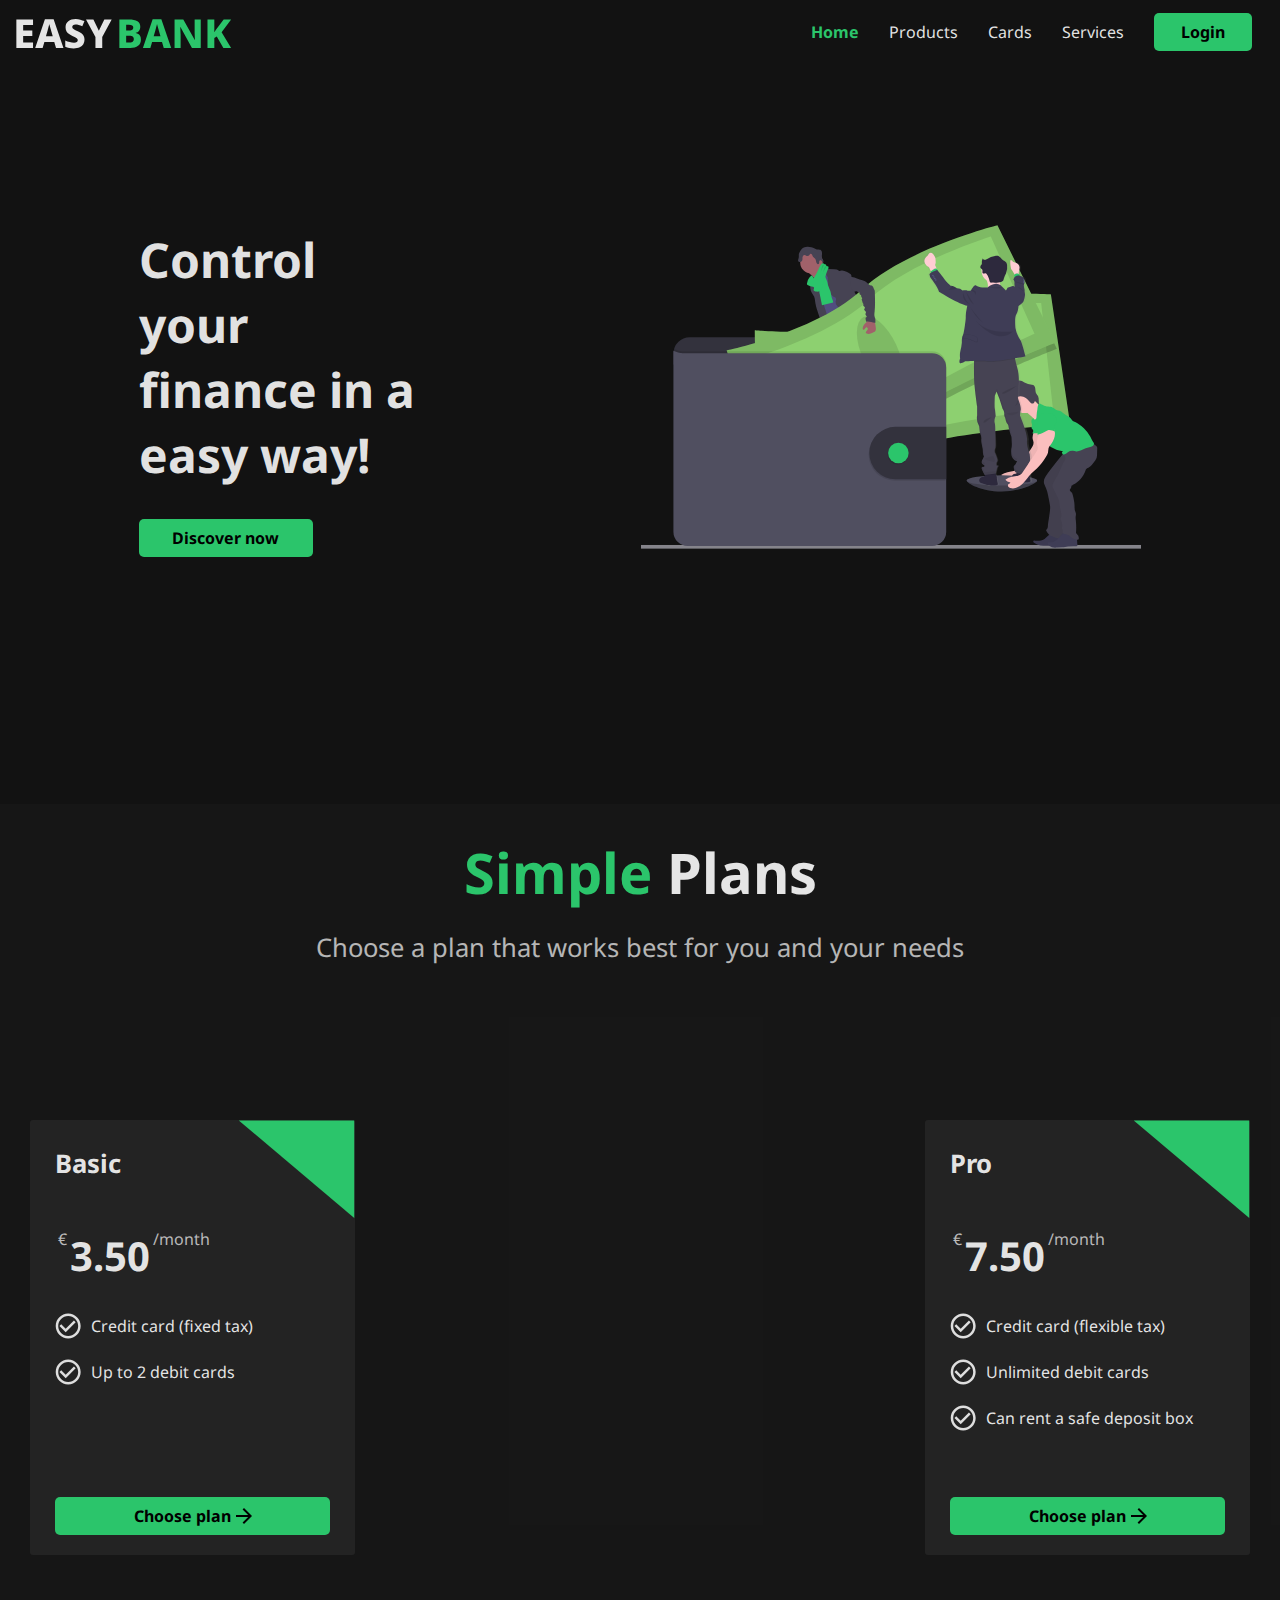
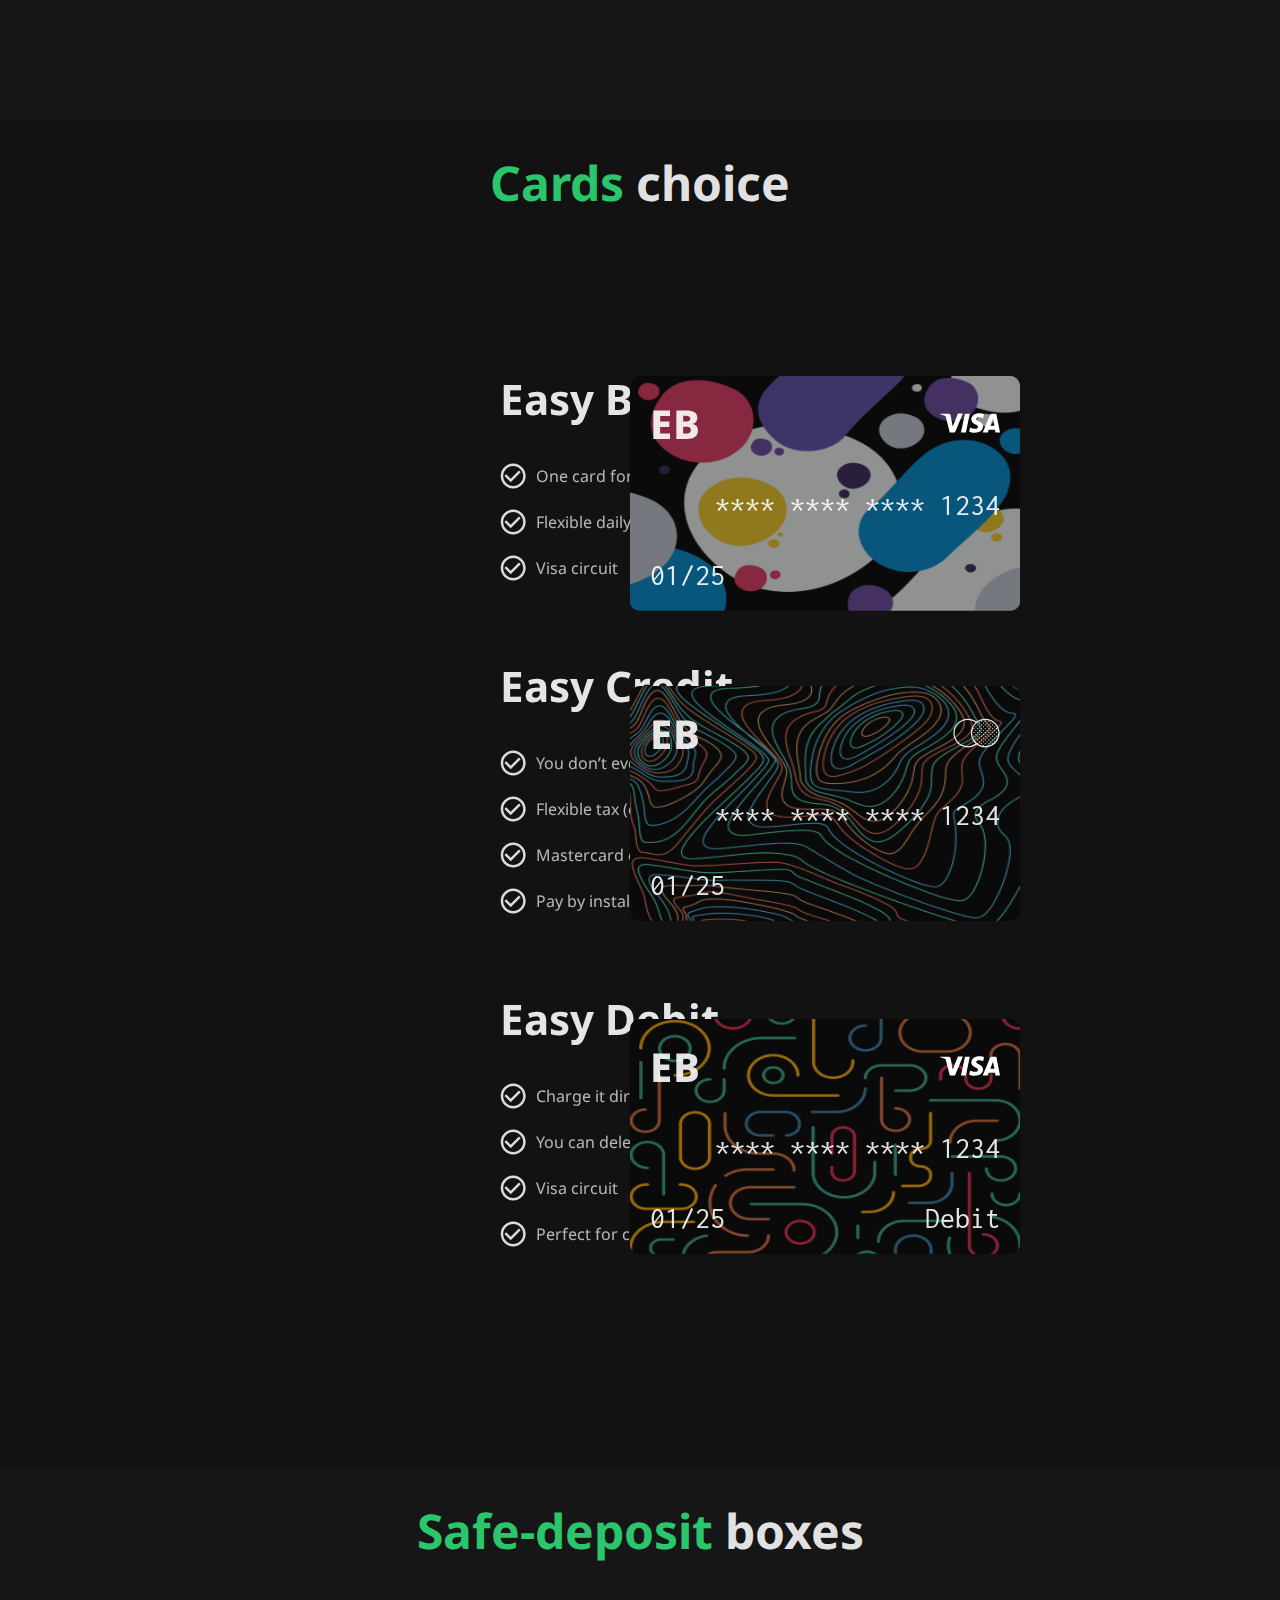
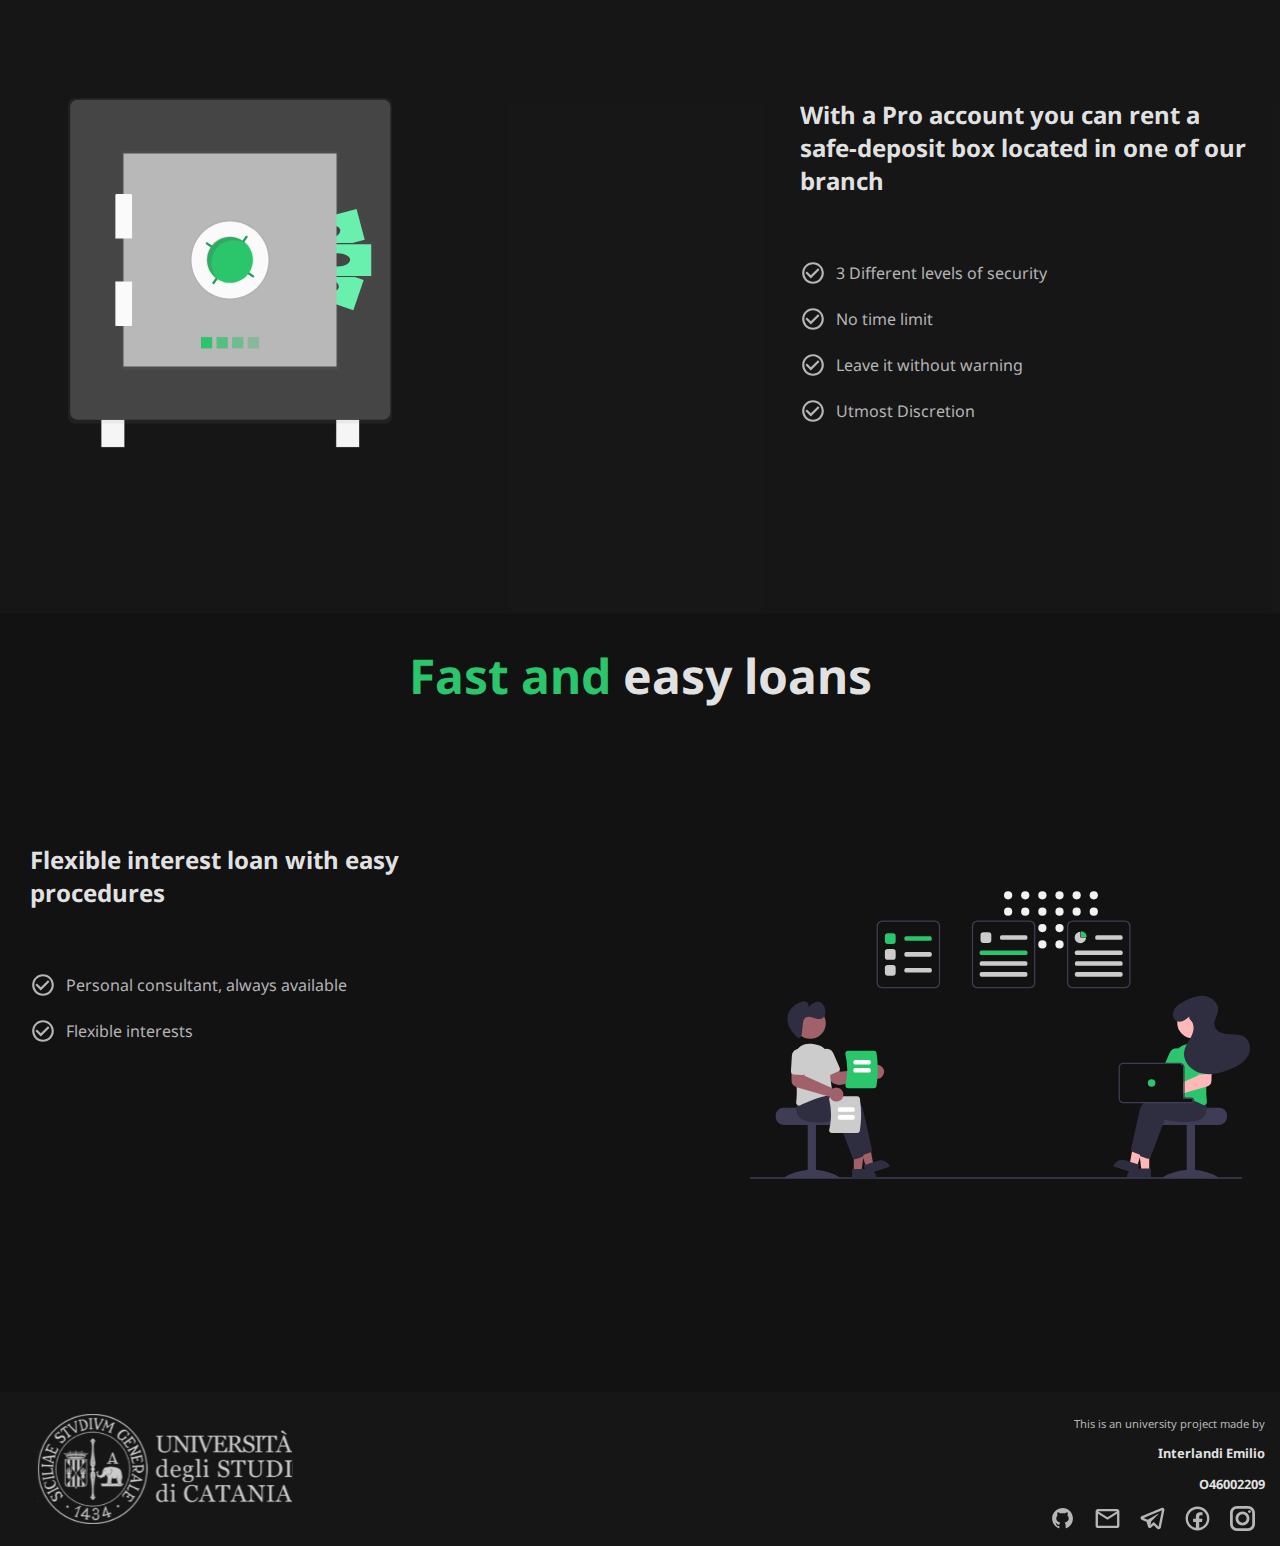
<file: index.html>
<html>

<head>
    <title>Easy Bank</title>
    <link rel="stylesheet" href="css/homePage.css">
    <link rel="stylesheet" href="css/index_animations.css">
    <meta name="viewport" content="width=device-width, initial-scale = 1.0, maximum-scale=1.0, user-scalable=no" />
    <link rel="apple-touch-icon" sizes="57x57" href="images/favicon//apple-icon-57x57.png">
    <link rel="apple-touch-icon" sizes="60x60" href="images/favicon//apple-icon-60x60.png">
    <link rel="apple-touch-icon" sizes="72x72" href="images/favicon//apple-icon-72x72.png">
    <link rel="apple-touch-icon" sizes="76x76" href="images/favicon//apple-icon-76x76.png">
    <link rel="apple-touch-icon" sizes="114x114" href="images/favicon//apple-icon-114x114.png">
    <link rel="apple-touch-icon" sizes="120x120" href="images/favicon//apple-icon-120x120.png">
    <link rel="apple-touch-icon" sizes="144x144" href="images/favicon//apple-icon-144x144.png">
    <link rel="apple-touch-icon" sizes="152x152" href="images/favicon//apple-icon-152x152.png">
    <link rel="apple-touch-icon" sizes="180x180" href="images/favicon//apple-icon-180x180.png">
    <link rel="icon" type="image/png" sizes="192x192" href="images/favicon//android-icon-192x192.png">
    <link rel="icon" type="image/png" sizes="32x32" href="images/favicon//favicon-32x32.png">
    <link rel="icon" type="image/png" sizes="96x96" href="images/favicon//favicon-96x96.png">
    <link rel="icon" type="image/png" sizes="16x16" href="images/favicon/favicon-16x16.png">
    <link href="https://fonts.googleapis.com/css2?family=Noto+Sans:wght@400;700&display=swap" rel="stylesheet">
    <link href="https://fonts.googleapis.com/css2?family=Inconsolata&family=Noto+Sans+KR:wght@400;500;700&display=swap" rel="stylesheet">
    <script src="js/index.js" defer></script>
</head>

<body>
    <nav>
        <img id="logo" src="images/logo.svg" alt="Website Logo">
        <img id="mobile-logo" src="images/mobile-logo.svg" alt="Website Logo">
        <div class="navigation">
            <img id="menu-button" src="images/icons/burger.svg" alt="Mobile menu icon">
            <a href="#home" data-active='true'>Home</a>
            <a href="#pricing" data-active='false'>Products</a>
            <a href="#cards" data-active='false'>Cards</a>
            <a href="#services" data-active='false'>Services</a>
            <div class="button">Login</div>
        </div>
    </nav>
    <div class="mobile-menu" data-active="false">
        <div class="mobile-menu-items">
            <a href="#home" data-active='true'>Home</a>
            <a href="#pricing" data-active='false'>Products</a>
            <a href="#cards" data-active='false'>Cards</a>
            <a href="#services" data-active='false'>Services</a>
        </div>
        <div class="button">Login</div>
    </div>
    <header id="home">
        <div class="h-container">
            <div>
                <h1>Control your finance in a easy way!</h1>
                <div id="discover" class="button">Discover now</div>
            </div>
            <img class="content-img" src="images/wallet.svg" alt="Wallet">
        </div>
    </header>

    <section class="snd-back" id="pricing">
        <div class="content">
            <div class="plans-main-text"><span class="active">Simple </span><span>Plans</span></div>
            <div class="plans-secondary-text"><span>Choose a plan that works best for you and your needs</span></div>
            <div class="container">
                <div class="plans-card">
                    <div class="card-header">
                        <p>Basic</p> <img src="images/triangle.svg" alt="Triangle">
                    </div>
                    <div class="price"><span class="tiny">€</span><span>3.50</span><span class="tiny">/month</span></div>
                    <ul>
                        <li><img src="images/icons/check.svg" alt="Check">Credit card (fixed tax)</li>
                        <li><img src="images/icons/check.svg" alt="Check">Up to 2 debit cards</li>
                    </ul>
                    <div class="button">Choose plan <img src="images/icons/arrow.svg" alt="Arrow"></div>
                </div>
                <div class="plans-card">
                    <div class="card-header">
                        <p>Pro</p> <img src="images/triangle.svg" alt="Triangle">
                    </div>
                    <div class="price"><span class="tiny">€</span><span>7.50</span><span class="tiny">/month</span></div>
                    <ul>
                        <li><img src="images/icons/check.svg" alt="Check">Credit card (flexible tax)</li>
                        <li><img src="images/icons/check.svg" alt="Check">Unlimited debit cards</li>
                        <li><img src="images/icons/check.svg" alt="Check">Can rent a safe deposit box</li>
                    </ul>
                    <div class="button">Choose plan <img src="images/icons/arrow.svg" alt="Arrow"></div>
                </div>
            </div>
        </div>
    </section>
    <section id="cards">
        <div class="content">
            <div class="title-text">
                <span class="active">Cards</span><span> choice</span>
            </div>
            <div class="container">
                <div class="card-row">
                    <div class="cc">
                        <img class="pattern" src="images/pattern1.png" alt="Pattern">
                        <div class="overlay"></div>
                        <div class="row">
                            <img src="images/icons/logo_card.svg" alt="Bank logo">
                            <img src="images/icons/visa.svg" alt="Bank logo">
                        </div>
                        <div class="row number">
                            <span>**** **** **** 1234</span>
                        </div>
                        <div class="row">
                            <span>01/25</span>
                        </div>
                    </div>
                    <div class="text-container">
                        <h1>Easy Bancomat</h1>
                        <ul>
                            <li><img src="images/icons/check.svg" alt="Check">One card for every account owner</li>
                            <li><img src="images/icons/check.svg" alt="Check">Flexible daily and monthly spending amount</li>
                            <li><img src="images/icons/check.svg" alt="Check">Visa circuit</li>
                        </ul>
                    </div>
                </div>
                <div class="card-row">
                    <div class="cc">
                        <img class="pattern" src="images/pattern2.png" alt="Pattern">
                        <div class="overlay"></div>
                        <div class="row">
                            <img src="images/icons/logo_card.svg" alt="Bank logo">
                            <img src="images/icons/mastercard.svg" alt="Bank logo">
                        </div>
                        <div class="row number">
                            <span>**** **** **** 1234</span>
                        </div>
                        <div class="row">
                            <span>01/25</span>
                        </div>
                    </div>
                    <div class="text-container">
                        <h1>Easy Credit</h1>
                        <ul>
                            <li><img src="images/icons/check.svg" alt="Check">You don’t ever have to worry for a payment</li>
                            <li><img src="images/icons/check.svg" alt="Check">Flexible tax (depending on account type)</li>
                            <li><img src="images/icons/check.svg" alt="Check">Mastercard circuit</li>
                            <li><img src="images/icons/check.svg" alt="Check">Pay by installments</li>
                        </ul>
                    </div>
                </div>
                <div class="card-row">
                    <div class="cc">
                        <img class="pattern" src="images/pattern3.png" alt="Pattern">
                        <div class="overlay"></div>
                        <div class="row">
                            <img src="images/icons/logo_card.svg" alt="Bank logo">
                            <img src="images/icons/visa.svg" alt="Bank logo">
                        </div>
                        <div class="row number">
                            <span>**** **** **** 1234</span>
                        </div>
                        <div class="row">
                            <span>01/25</span>
                            <span>Debit</span>
                        </div>
                    </div>
                    <div class="text-container">
                        <h1>Easy Debit</h1>
                        <ul>
                            <li><img src="images/icons/check.svg" alt="Check">Charge it directly from your account</li>
                            <li><img src="images/icons/check.svg" alt="Check">You can delete it whenever you want</li>
                            <li><img src="images/icons/check.svg" alt="Check">Visa circuit</li>
                            <li><img src="images/icons/check.svg" alt="Check">Perfect for children</li>
                        </ul>
                    </div>
                </div>
            </div>
        </div>
    </section>

    <section class="snd-back" id="services">
        <div class="content">
            <div class="title-text">
                <span class="active">Safe-deposit</span><span> boxes</span>
            </div>
            <div class="container">
                <img id="vault" class="content-img" src="images/undraw_vault_9cmw.svg" alt="Vault image">
                <div>
                    <h1>With a Pro account you can rent a safe-deposit box located in one of our branch</h1>
                    <ul class="content-list">
                        <li><img src="images/icons/check-s.svg" alt="Check">3 Different levels of security</li>
                        <li><img src="images/icons/check-s.svg" alt="Check">No time limit</li>
                        <li><img src="images/icons/check-s.svg" alt="Check">Leave it without warning</li>
                        <li><img src="images/icons/check-s.svg" alt="Check">Utmost Discretion </li>
                    </ul>
                </div>
            </div>
        </div>
    </section>
    <section>
        <div class="content">
            <div class="title-text">
                <span class="active">Fast and</span><span> easy loans</span>
            </div>
            <div class="container">
                <div>
                    <h1>Flexible interest loan with easy procedures</h1>
                    <ul class="content-list">
                        <li><img src="images/icons/check-s.svg" alt="Check">Personal consultant, always available </li>
                        <li><img src="images/icons/check-s.svg" alt="Check">Flexible interests</li>
                    </ul>
                </div>
                <img class="content-img" src="images/undraw_Meeting_re_i53h.svg" alt="Meeting image">
            </div>
        </div>
    </section>

    <footer id="about">
        <div>
            <a href="https://www.unict.it/"><img src="images/uniLogo.svg" alt="University Logo"></a>
        </div>
        <div class="footer-text">
            <h2>This is an university project made by</h2>
            <h3>Interlandi Emilio</h3>
            <h3>O46002209</h3>
            <div class="footer-icons">
                <a href="https://github.com/Dasdar990"><img src="images/icons/github.svg" alt="Github Icon"></a>
                <a href="mailto:emilio.interlandi@gmail.com"><img src="images/icons/mail.svg" alt="Mail Icon"></a>
                <a href="https://t.me/taf991"><img src="images/icons/telegram.svg" alt="Telegram Icon"></a>
                <a href="https://www.facebook.com/emilio.interlandi"><img src="images/icons/facebook.svg" alt="Facebook Icon"></a>
                <a href="https://www.instagram.com/emilioint/"><img src="images/icons/instagram.svg" alt="Instagram Icon"></a>
            </div>
        </div>
    </footer>

</body>

</html>
</file>
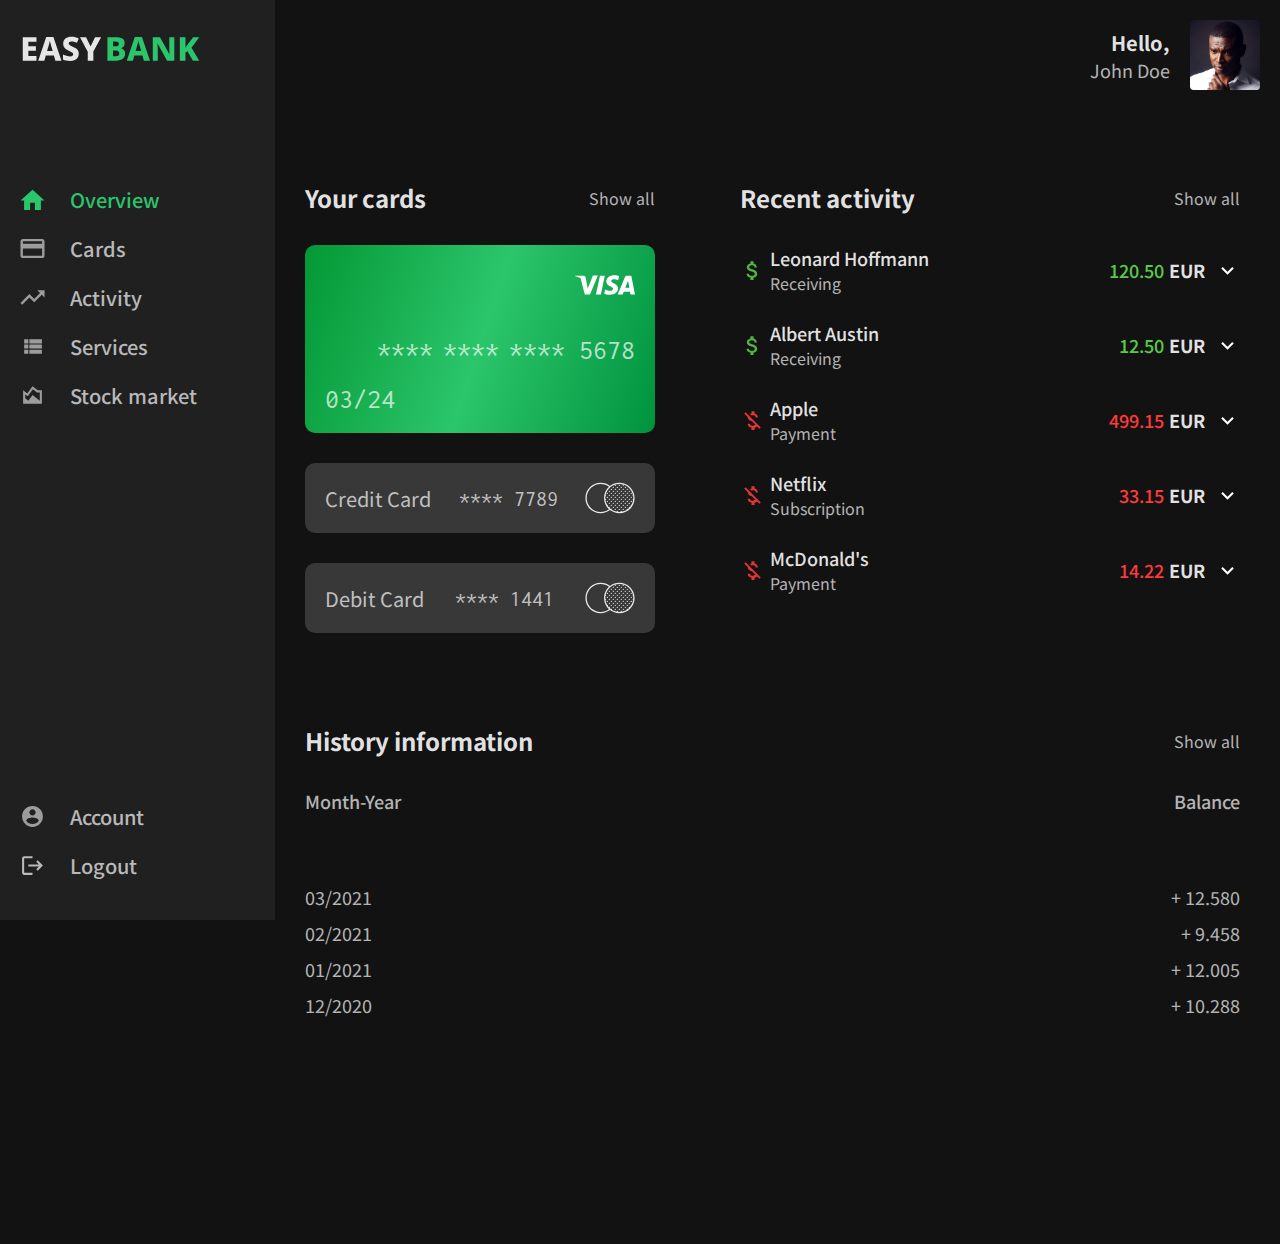
<file: dashboard.html>
<html>

<head>
    <title>EB Dashboard</title>
    <link rel="stylesheet" href="css/dashboard.css">
    <meta name="viewport" content="width=device-width, initial-scale = 1.0, maximum-scale=1.0, user-scalable=no" />
    <link href="https://fonts.googleapis.com/css2?family=Inconsolata&family=Noto+Sans+KR:wght@400;500;700&display=swap" rel="stylesheet">
    <script src="js/content.js" defer></script>
    <script src="js/templates.js" defer></script>
    <script src="js/api_script.js" defer></script>
    <script src="js/script.js" defer></script>



    <link rel="apple-touch-icon" sizes="57x57" href="images/favicon//apple-icon-57x57.png">
    <link rel="apple-touch-icon" sizes="60x60" href="images/favicon//apple-icon-60x60.png">
    <link rel="apple-touch-icon" sizes="72x72" href="images/favicon//apple-icon-72x72.png">
    <link rel="apple-touch-icon" sizes="76x76" href="images/favicon//apple-icon-76x76.png">
    <link rel="apple-touch-icon" sizes="114x114" href="images/favicon//apple-icon-114x114.png">
    <link rel="apple-touch-icon" sizes="120x120" href="images/favicon//apple-icon-120x120.png">
    <link rel="apple-touch-icon" sizes="144x144" href="images/favicon//apple-icon-144x144.png">
    <link rel="apple-touch-icon" sizes="152x152" href="images/favicon//apple-icon-152x152.png">
    <link rel="apple-touch-icon" sizes="180x180" href="images/favicon//apple-icon-180x180.png">
    <link rel="icon" type="image/png" sizes="192x192" href="images/favicon//android-icon-192x192.png">
    <link rel="icon" type="image/png" sizes="32x32" href="images/favicon//favicon-32x32.png">
    <link rel="icon" type="image/png" sizes="96x96" href="images/favicon//favicon-96x96.png">
    <link rel="icon" type="image/png" sizes="16x16" href="images/favicon/favicon-16x16.png">
    <link href="https://fonts.googleapis.com/css2?family=Noto+Sans:wght@400;700&display=swap" rel="stylesheet">
</head>

<body>
    <div class="full-size-container">
        <div class="menu">
            <img class="logo" src="images/logo.svg" alt="Logo">
            <div class="menu-items-container">
                <div data-link="Overview" data-active="true" class="menu-item">
                    <img src="images/icons/home.svg" alt="Home">
                    <span>Overview</span>
                </div>
                <div data-link="Cards" data-active="false" class="menu-item">
                    <img src="images/icons/credit_card.svg" alt="Cards">
                    <span>Cards</span>
                </div>
                <div data-link="Activity" data-active="false" class="menu-item">
                    <img src="images/icons/activity.svg" alt="Activity">
                    <span>Activity</span>
                </div>
                <div data-link="Services" data-active="false" class="menu-item">
                    <img src="images/icons/services.svg" alt="Services">
                    <span>Services</span>
                </div>
                <div data-link="Market" data-active="false" class="menu-item">
                    <img src="images/icons/market.svg" alt="Market">
                    <span>Stock market</span>
                </div>
            </div>
            <div class="menu-items-container bottom">
                <div data-link="Account" data-active="false" class="menu-item">
                    <img src="images/icons/account.svg" alt="Account">
                    <span>Account</span>
                </div>
                <div id="logout" class="menu-item">
                    <img src="images/icons/logout.svg" alt="Logout">
                    <span>Logout</span>
                </div>
            </div>
        </div>


        <header>
            <div class="top-bar">
                <div><span>Hello,</span> <span id="profile-name"></span></div>
                <img id='profile-image' alt="Profile Image">
            </div>
            <div class="mobile-top-bar">
                <img class="mobile-logo" src="images/mobile-logo.svg" alt="Logo">
                <img id="mobile-menu-burger" data-img="open" class="burger-menu" src="images/icons/burger.svg" alt="Burger Icon">
            </div>
            <div class="mobile-menu" data-active="false">
                <div class="mobile-profile-bar">
                    <div><span>Hello,</span> <span id="profile-name"></span></div>
                    <img id='profile-image' alt="Profile Image">
                </div>
                <div class="line"></div>
                <div class="mobile-menu-items-container">
                    <div class="mobile-menu-item" data-link="Overview" data-active="true">
                        <span>Overview</span>
                        <img src="images/icons/home.svg" alt="Home Icon">
                    </div>
                    <div class="mobile-menu-item" data-link="Cards" data-active="false">
                        <span>Cards</span>
                        <img src="images/icons/credit_card.svg" alt="CC Icon">
                    </div>
                    <div class="mobile-menu-item" data-link="Activity" data-active="false">
                        <span>Activity</span>
                        <img src="images/icons/activity.svg" alt="Activity Icon">
                    </div>
                    <div class="mobile-menu-item" data-link="Services" data-active="false">
                        <span>Services</span>
                        <img src="images/icons/services.svg" alt="Services Icon">
                    </div>
                    <div class="mobile-menu-item" data-link="Market" data-active="false">
                        <span>Stock market</span>
                        <img src="images/icons/market.svg" alt="Market Icon">
                    </div>
                </div>
                <div class="mobile-menu-items-container bottom">
                    <div class="mobile-menu-item" data-link="Account" data-active="false">
                        <span>Account</span>
                        <img src="images/icons/account.svg" alt="Account Icon">
                    </div>
                    <div class="mobile-menu-item" id="logout">
                        <span>Logout</span>
                        <img src="images/icons/logout.svg" alt="Logout Icon">
                    </div>
                </div>
            </div>
            <section data-opened="true" id="overview">
                <div class="half-horizontal">
                    <div class="half-vertical">
                        <div class="title">
                            <h1>Your cards</h1>
                            <h3 data-link="Cards">Show all</h3>
                        </div>
                        <div class="cards-container">
                        </div>
                    </div>
                    <div class="half-vertical">
                        <div class="title">
                            <h1>Recent activity</h1>
                            <h3 data-link="Activity">Show all</h3>
                        </div>
                        <div class="activity-container">
                        </div>
                    </div>
                </div>
                <div class="half-horizontal">
                    <div class="full-container">
                        <div class="title">
                            <h1>History information</h1>
                            <h3 data-link="Activity">Show all</h3>
                        </div>
                        <div class="title">
                            <h4>Month-Year</h4>
                            <h4>Balance</h4>
                        </div>
                        <div class="info-container">
                        </div>
                    </div>
                </div>
            </section>
            <section data-opened="false" id="cards" class="two-columns">
                <div class="half-vertical">
                    <div class="title">
                        <h1>My Cards</h1>
                        <img src="images/icons/add.svg" alt="Add Icon">
                    </div>
                    <div class="cards-container">
                    </div>
                </div>
                <div class="half-vertical">
                    <div class="title">
                        <h1>Card information</h1>
                    </div>
                    <div class="info-container">
                    </div>
                </div>
            </section>
            <section data-opened="false" id="activity">
                <div class="half-horizontal">
                    <div class="full-container">
                        <div class="title s">
                            <h1>Activity</h1>
                            <div class="search-container">
                                <div> <img src="images/icons/search.svg" alt="Search Icon"><input type="text" id="#search" placeholder="Search"> </div>
                                <img id="clear" src="images/icons/clear.svg" alt="Clear Icon">
                            </div>
                        </div>
                        <div class="filter-container" data-visible="visible">
                            <img id="remove" src="images/icons/cancel.svg" alt="Cancel Icon">
                        </div>
                        <div id="unfiltered" data-visible="visible" class="activity-container"></div>
                        <div id="filtered-div" data-visible="hidden" class="activity-container"></div>
                    </div>
                </div>
                <div class="half-horizontal">
                    <div class="full-container">
                        <div class="title">
                            <h1>History information</h1>
                        </div>
                        <div class="favorite-container" data-active="false">
                            <div class="title">
                                <h1>Favorites</h1>
                            </div>
                            <div class="title">
                                <h4>Month-Year</h4>
                                <h4>Balance</h4>
                            </div>
                            <div class="favorite-elements-container">
                            </div>
                        </div>
                        <div class="title">
                            <h1>List</h1>
                        </div>
                        <div class="title">
                            <h4>Month-Year</h4>
                            <h4>Balance</h4>
                        </div>
                        <div class="info-container">
                        </div>
                    </div>
                </div>
            </section>
            <section data-opened="false" id="services">
                <div class="half-horizontal">
                    <div class="half-vertical">
                        <div class="title">
                            <h1>My loans</h1>
                        </div>
                        <div class="cards-container">
                        </div>
                    </div>
                    <div class="half-vertical">
                        <div class="title">
                            <h1>Loan information</h1>
                        </div>
                        <div class="info-container">
                        </div>
                    </div>
                </div>
                <div class="half-horizontal">
                    <div class="half-vertical">
                        <div class="title">
                            <h1>My safe deposit box</h1>
                        </div>
                        <div id="branch" class="cards-container"></div>
                    </div>
                    <div class="half-vertical">
                        <div id="contact" class="title"><img src="images/icons/phone.svg" alt="Phone Icon">
                            <h3>Contact an agent for a new loan or a new deposit box</h3>
                        </div>
                    </div>
                </div>
            </section>
            <section data-opened="false" id="market">
                <div class="half-horizontal">
                    <div class="full-container">
                        <div class="title">
                            <h1>Currency exchange rates</h1>
                            <img data-settings="currency" src="images/icons/settings.svg" alt="Settings Icon">
                        </div>
                        <div class="scroll-container" data-set="currency">
                        </div>
                    </div>
                </div>
                <div class="half-horizontal">
                    <div class="full-container">
                        <div class="title">
                            <h1>Stock market</h1>
                            <img data-settings="market" src="images/icons/settings.svg" alt="Settings Icon">
                        </div>
                        <div class="scroll-container" data-set="stock">
                        </div>
                        <div class="stock-info-container">

                        </div>
                    </div>
                </div>
            </section>
            <section data-opened="false" id="account" class="two-columns">
                <div class="half-vertical">
                    <div class="title">
                        <h1>Personal information</h1>
                    </div>
                    <div class="profile-image-container">
                        <img src="images/profile.png" alt="Profile Image">
                        <div class="profile-subtext">
                            <img src="images/icons/edit.svg" alt="Edit image">
                            <h3>Edit profile image</h3>
                        </div>
                    </div>
                    <div class="personal-info-container">
                    </div>
                </div>

                <div class="half-vertical">
                    <div class="title">
                        <h1>Actions</h1>
                    </div>
                    <div class="info-container profile">
                        <div class="info-row">
                            <img src="images/icons/lock.svg" alt="Lock Icon">
                            <span>Change password</span>
                        </div>
                        <div class="info-row">
                            <img src="images/icons/rescue.svg" alt="Rescue Icon">
                            <span>Contact support</span>
                        </div>
                        <div class="info-row">
                            <img src="images/icons/phone.svg" alt="Phone Icon">
                            <span>Change phone number</span>
                        </div>
                        <div class="info-row">
                            <img src="images/icons/summary.svg" alt="Summary Icon">
                            <span>Show access logs</span>
                        </div>
                    </div>
                </div>
            </section>
        </header>
    </div>

</body>

</html>
</file>
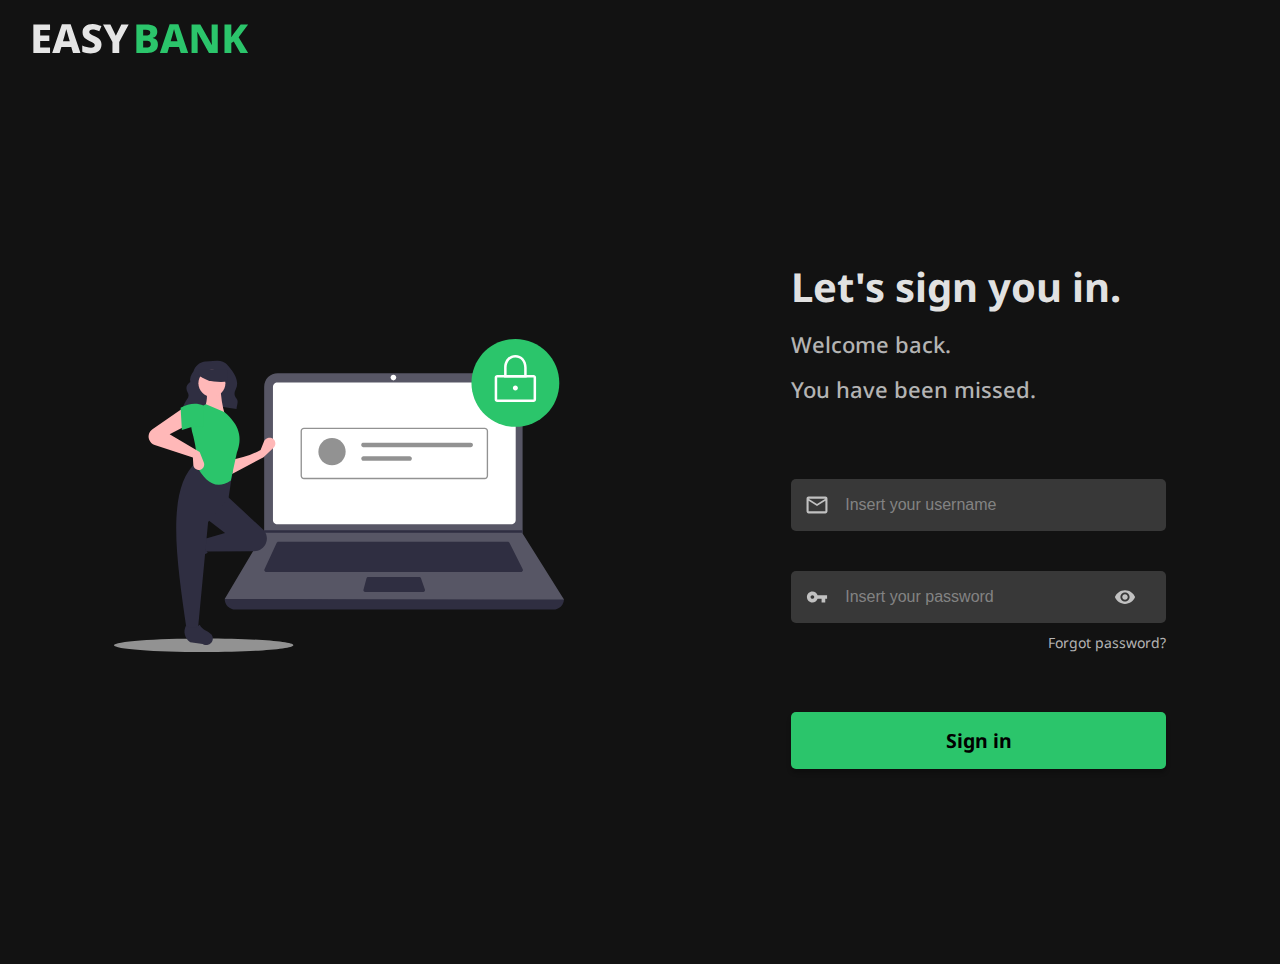
<file: login.html>
<html>

<head>
    <title>EasyBank Login</title>
    <link rel="stylesheet" href="css/login.css">
    <meta name="viewport" content="width=device-width, initial-scale = 1.0, maximum-scale=1.0, user-scalable=no" />
    <link rel="apple-touch-icon" sizes="57x57" href="images/favicon//apple-icon-57x57.png">
    <link rel="apple-touch-icon" sizes="60x60" href="images/favicon//apple-icon-60x60.png">
    <link rel="apple-touch-icon" sizes="72x72" href="images/favicon//apple-icon-72x72.png">
    <link rel="apple-touch-icon" sizes="76x76" href="images/favicon//apple-icon-76x76.png">
    <link rel="apple-touch-icon" sizes="114x114" href="images/favicon//apple-icon-114x114.png">
    <link rel="apple-touch-icon" sizes="120x120" href="images/favicon//apple-icon-120x120.png">
    <link rel="apple-touch-icon" sizes="144x144" href="images/favicon//apple-icon-144x144.png">
    <link rel="apple-touch-icon" sizes="152x152" href="images/favicon//apple-icon-152x152.png">
    <link rel="apple-touch-icon" sizes="180x180" href="images/favicon//apple-icon-180x180.png">
    <link rel="icon" type="image/png" sizes="192x192" href="images/favicon//android-icon-192x192.png">
    <link rel="icon" type="image/png" sizes="32x32" href="images/favicon//favicon-32x32.png">
    <link rel="icon" type="image/png" sizes="96x96" href="images/favicon//favicon-96x96.png">
    <link rel="icon" type="image/png" sizes="16x16" href="images/favicon/favicon-16x16.png">
    <link href="https://fonts.googleapis.com/css2?family=Noto+Sans:wght@400;700&display=swap" rel="stylesheet">
    <script src="js/login.js" defer></script>
</head>

<body>
    <div class="navbar">
        <img class="logo" src="images/logo.svg" alt="Logo">
        <img class="mobile-logo" src="images/mobile-logo.svg" alt="Logo">
    </div>
    <div class="full-size-container">
        <div class="img-r">
            <img src="images/secure_login.svg" alt="Secure login">
        </div>
        <div>
            <div class="login-text">
                <h1>Let's sign you in.</h1>
                <h2>Welcome back.</h2>
                <h2>You have been missed.</h2>
            </div>
            <div class="form-container">
                <div class="form-box">
                    <img class="form-icon" src="images/icons/mail.svg" alt="icon">
                    <input type="text" placeholder="Insert your username">
                </div>
                <div class="form-box">
                    <img class="form-icon" src="images/icons/password_icon.svg" alt="icon">
                    <input id="password" type="password" placeholder="Insert your password">
                    <img class="form-icon" src="images/icons/visibility.svg" alt="icon" id="visibility" data-type="invisible">
                </div>
                <h3><a href=""> Forgot password? </a></h3>

            </div>
            <div class="form-button">
                <h2>Sign in</h2>
            </div>
        </div>
    </div>
</body>

</html>
</file>
<file: css/homePage.css>
/*Text Styles*/


/*@import url('https://fonts.googleapis.com/css2?family=Noto+Sans:ital,wght@0,400;1,700&display=swap');*/

html {
    scroll-behavior: smooth;
}

body[data-overflow="hidden"] {
    overflow-y: hidden;
}

body[data-overflow="auto"] {
    overflow-y: auto;
}

body {
    background: #121212;
    font-family: 'Noto Sans', sans-serif;
    font-weight: bold;
    font-size: 16px;
    color: rgba(255, 255, 255, 0.89);
    margin: 0;
    overflow-x: hidden;
}

h2 {
    font-size: 0.7rem;
    color: rgba(255, 255, 255, 0.69);
    font-weight: 400;
}

h3 {
    font-size: 0.8rem;
}

ul {
    list-style: none;
    padding: 0;
}

.container h1 {
    font-size: 1.5em;
    max-width: 450px;
}

a {
    text-decoration: none;
    color: rgba(255, 255, 255, 0.89);
    font-weight: 400;
}

.active {
    color: #2BC56B;
    font-weight: 700;
}


/* NAVBAR*/

nav {
    position: fixed;
    user-select: none;
    -webkit-user-select: none;
    display: flex;
    justify-content: space-between;
    width: 100%;
    background: #121212;
    padding: 5px 0;
}

.navigation {
    display: flex;
    align-items: center;
    padding-right: 1vw;
}

#logo {
    padding-left: 1vw;
    cursor: pointer;
}

#mobile-logo {
    display: none;
    padding-left: 1vw;
    cursor: pointer;
}

.navigation * {
    margin: 0 15px;
}

.navigation img {
    display: none;
    cursor: pointer;
}


/**/

.button {
    background: #2BC56B;
    border-radius: 5px;
    color: #000000;
    padding: 8px 27px;
    cursor: pointer;
    font-size: 16px;
    text-align: center;
}


/*HEADER*/

header {
    padding-top: 60px;
    display: flex;
    /*background: url("images/pattern.svg") no-repeat;*/
    background-size: cover;
    position: relative;
    z-index: -1;
}

.overlay {
    top: 0;
    position: absolute;
    width: 100%;
    height: 100%;
    background: rgba(0, 0, 0, 0.3);
}

.h-container {
    display: flex;
    justify-content: space-around;
    margin: 0 auto;
    width: 100%;
    max-width: 1500px;
    font-size: 1.5em;
    padding: 15vh 30px 25vh 30px;
    z-index: 1;
}

.h-container h1 {
    max-width: 285px;
}

#discover {
    max-width: 120px;
}

.content-img {
    width: 40vw;
    height: 30vw;
    margin-top: auto;
    max-width: 500px;
    max-height: 400px;
    min-width: 400px;
    min-height: 300px;
}

#vault {
    max-width: 400px;
    max-height: 350px;
}


/*SECTIONS*/

section {
    display: flex;
    justify-content: center;
    width: 100%;
}

.snd-back {
    background: rgba(255, 255, 255, 0.02);
}

.content {
    display: flex;
    flex-direction: column;
    width: 100%;
    max-width: 1500px;
    padding: 30px;
}

.plans-main-text {
    text-align: center;
    font-size: 3.5em;
}

.plans-secondary-text {
    text-align: center;
    margin: 20px 0;
    font-weight: 400;
    font-size: 1.6em;
    color: rgba(255, 255, 255, 0.69);
}

.container {
    display: flex;
    justify-content: space-between;
    padding: 15vh 0;
}

.container h1 {
    margin: 0;
}


/*PRICING CARDS*/

.plans-card {
    display: flex;
    flex-direction: column;
    justify-content: center;
    width: 100%;
    max-width: 325px;
    height: 435px;
    background: rgba(255, 255, 255, 0.06);
    color: rgba(255, 255, 255, 0.89);
    border-radius: 3px;
}

.plans-card>* {
    margin: 5px 25px;
}

.card-header {
    display: flex;
    justify-content: space-between;
    font-size: 1.6em;
    margin-top: 0;
    margin-right: 0;
}

.price {
    display: flex;
    font-size: 2.5rem;
}

.tiny {
    font-size: 1rem;
    font-weight: 400;
    color: rgba(255, 255, 255, 0.69);
    margin: 0 3px auto 3px;
}

.plans-card>.button {
    margin-top: auto;
    margin-bottom: 20px;
    display: flex;
    justify-content: center;
    align-items: center;
}

.plans-card .button img {
    height: 16px;
    width: 16px;
    margin-left: 5px;
}

.plans-card>ul {
    padding-bottom: 40px;
    font-weight: 400;
}

li {
    display: flex;
    align-items: center;
    margin: 20px 0;
}

li>img {
    width: 26px;
    height: 26px;
    margin-right: 10px;
}

.title-text {
    text-align: center;
    font-size: 3em;
}

.content-list {
    padding-top: 3vh;
    color: rgba(255, 255, 255, 0.69);
    font-weight: 400;
}


/*CREDIT CARDS SECTION*/

#cards .container {
    flex-direction: column;
}

.card-row {
    position: relative;
    display: flex;
    align-items: center;
    padding: 20px 0;
}

.cc {
    position: relative;
    display: flex;
    flex-direction: column;
    justify-content: space-between;
    align-items: flex-end;
    width: 350px;
    height: 195px;
    border-radius: 20px;
    background: #121212;
    padding: 20px;
    font-size: 30px;
    color: rgba(255, 255, 255, 0.89);
    font-family: "Inconsolata", monospace;
    user-select: none;
    margin: 0 80px 0 0;
    z-index: 0;
    border-radius: 10px;
    font-weight: 400;
    animation: move 2s 1s both;
    transform: translate(600px, 0);
}

.pattern {
    position: absolute;
    background-size: cover;
    background-repeat: no-repeat;
    top: 0;
    left: 0;
    width: 100%;
    height: 100%;
    border-radius: inherit;
    z-index: 1;
}

.overlay {
    position: absolute;
    background-color: rgba(0, 0, 0, 0.4);
    width: 100%;
    height: 100%;
    top: 0;
    left: 0px;
    border-radius: inherit;
    z-index: 2;
}

.row {
    width: 100%;
    display: flex;
    justify-content: space-between;
    z-index: 5;
}

.row.number {
    justify-content: flex-end;
}

.card-row .text-container {
    display: flex;
    flex-direction: column;
}

.card-row .text-container h1 {
    font-size: 42px;
}

#cards li {
    color: rgba(255, 255, 255, 0.69);
    font-weight: 400;
}

.span-container img {
    height: 26px;
    width: 26px;
    margin-right: 10px;
}


/*FOOTER*/

footer {
    display: flex;
    justify-content: space-between;
    align-items: center;
    padding: 15px;
    background: rgba(255, 255, 255, 0.02);
}

footer img {
    width: 300px;
    height: 110px;
}

.footer-icons {
    display: flex;
    align-items: center;
    justify-content: flex-end;
}

.footer-text {
    text-align: right;
}

.footer-icons>a {
    margin: 0 10px;
}

.footer-icons img {
    width: 25px;
    height: 25px;
}


/*MOBILE MENU*/

.mobile-menu {
    position: absolute;
    flex-flow: column;
    justify-content: space-between;
    background: #121212;
    top: 60px;
    height: calc(100vh - 60px);
    width: 100%;
    font-size: 30px;
    font-weight: 500;
}

.mobile-menu[data-active='true'] {
    display: flex;
}

.mobile-menu[data-active='false'] {
    display: none;
}

.mobile-menu-items {
    margin-top: 80px;
}

.mobile-menu-items a {
    margin: 15px 0;
    padding-left: 5vw;
    color: rgba(255, 255, 255, 0.69);
}

a[data-active="true"] {
    color: #2BC56B;
    font-weight: 700;
}

.mobile-menu-items {
    display: flex;
    flex-direction: column;
}

.mobile-menu .button {
    margin: 0 auto 30px auto;
    width: 70%;
}

#menu-button {
    width: 18px;
    height: 18px;
}


/*MEDIA QUERIES*/

@media screen and (max-width: 1000px) {
    .navigation a,
    .navigation .button {
        display: none;
    }
    .navigation img {
        display: flex;
        margin: 0;
    }
    body {
        font-size: 14px;
    }
    #vault {
        margin-bottom: auto;
        margin-top: 0;
    }
}

@media screen and (max-width: 770px) {
    body {
        font-size: 16px;
    }
    .h-container {
        padding: 2vh 0px 10vh 0px;
    }
    .h-container,
    .container {
        flex-direction: column;
        align-items: center;
    }
    .h-container>*,
    .container>* {
        margin-top: 15vw;
    }
    .content {
        font-size: 14px
    }
    #discover {
        max-width: 100%;
    }
}

@media screen and (max-width: 600px) {
    footer {
        flex-direction: column;
    }
    .footer-text {
        text-align: left;
        align-self: baseline;
        padding-left: 10px;
    }
    footer>div,
    .footer-icons {
        margin-top: 20px;
    }
    .footer-icons>a:first-child {
        margin-left: 0;
    }
    #logo {
        display: none;
    }
    #mobile-logo {
        display: flex;
        padding-left: 5vw;
    }
    .navigation img {
        padding-right: 2vw;
    }
    .content-img {
        min-width: 330px;
        min-height: 285px;
    }
}

@media screen and (max-width: 350px) {
    .title-text {
        font-size: 2.5rem;
    }
}
</file>
<file: css/index_animations.css>
@keyframes move {
    0% {
        transform: translate(5000px, 0);
        opacity: 0;
    }
    70% {
        opacity: 1;
    }
    100% {
        transform: translate(0, 0);
    }
}
</file>
<file: css/dashboard.css>
/*General Style*/
        
        body {
            margin: 0;
            box-sizing: border-box;
            font-family: 'Noto Sans KR', sans-serif;
            font-weight: 500;
            font-size: 20px;
            background: #121212;
            color: rgba(255, 255, 255, 0.69);
        }
        
         ::-webkit-scrollbar {
            display: none;
        }
        
        h1,
        h2,
        h3,
        h4 {
            margin: 0;
        }
        
        h3 {
            cursor: pointer;
        }
        
        img {
            width: 25px;
            height: 25px;
        }
        
        strong {
            color: rgba(255, 255, 255, 0.89);
            font-weight: 700;
        }
        
        .full-size-container {
            display: flex;
            height: 100%;
            padding-left: 265px;
        }
        
        section[data-opened='true'].two-columns {
            display: flex !important;
            justify-content: space-between;
        }
        
        section[data-opened='true'] {
            display: block;
        }
        
        section[data-opened='false'],
        #activity .activity-container[data-opened='false'] {
            display: none;
        }
        /*Menu*/
        
        .logo {
            width: 180px;
            height: 55px;
            padding-bottom: 30px;
            cursor: pointer;
        }
        
        .menu {
            position: fixed;
            left: 0;
            top: 0;
            bottom: 0;
            display: flex;
            flex-direction: column;
            padding: 20px 0px 0px 20px;
            background: linear-gradient(0deg, rgba(255, 255, 255, 0.06), rgba(255, 255, 255, 0.06)), #121212;
            width: 255px;
            height: 100%;
        }
        
        .menu-items-container {
            display: flex;
            flex-direction: column;
            justify-content: space-between;
            padding: 80px 0px 20px;
        }
        
        .bottom {
            margin-top: auto;
        }
        
        .menu-item {
            margin-bottom: 20px;
            display: flex;
            align-items: center;
            cursor: pointer;
        }
        
        .menu-items-container img {
            margin-right: 25px;
            filter: invert(100%) sepia(0%) saturate(0%) hue-rotate(93deg) brightness(160%) contrast(103%);
        }
        
        .menu-item[data-active="true"] {
            color: #2BC56B;
        }
        
        .menu-item[data-active="true"] img,
        #logout img {
            filter: none;
        }
        /*BODY*/
        
        header {
            display: flex;
            flex-direction: column;
            padding: 0px 20px;
            width: 100%;
        }
        
        .top-bar {
            display: flex;
            justify-content: flex-end;
            width: 100%;
            padding: 20px 0px 10px;
            margin-bottom: 60px;
        }
        
        .top-bar div {
            display: flex;
            flex-direction: column;
            justify-content: center;
            align-items: flex-end;
            margin-right: 20px;
        }
        
        .top-bar div>span {
            color: rgba(255, 255, 255, 0.89);
            font-weight: 700;
        }
        
        #profile-name {
            color: rgba(255, 255, 255, 0.69);
            font-weight: 400;
            font-size: 18px;
        }
        
        .top-bar img {
            width: 70px;
            height: 70px;
            cursor: pointer;
        }
        /*MAIN CONTENT*/
        
        section {
            height: 100%;
            user-select: none;
            -webkit-user-select: none;
        }
        /*OVERVIEW*/
        
        .half-horizontal {
            display: flex;
            justify-content: space-between;
            width: 100%;
            margin-bottom: 20px;
        }
        
        .half-vertical {
            display: flex;
            flex-direction: column;
            padding: 20px;
        }
        
        .full-container {
            display: flex;
            flex-direction: column;
            padding: 20px 20px 0px;
            width: 100%;
        }
        
        .title {
            display: flex;
            justify-content: space-between;
            align-items: center;
            margin-bottom: 30px;
        }
        
        .title.s {
            flex-wrap: wrap;
        }
        
        .title h1 {
            font-size: 24px;
            font-weight: 700;
            color: rgba(255, 255, 255, 0.89);
        }
        
        .title h3 {
            font-size: 16px;
            font-weight: 400;
            color: rgba(255, 255, 255, 0.69);
        }
        
        .title>img {
            margin-right: 10px;
            cursor: pointer;
        }
        
        .title h4 {
            font-size: 18px;
            font-weight: 500;
            color: rgba(255, 255, 255, 0.69);
        }
        /* CARDS */
        
        .cards-container {
            display: flex;
            flex-direction: column;
            min-width: 350px;
            overflow: auto;
            font-weight: 400;
        }
        
        .cards-container>* {
            margin-bottom: 30px;
            cursor: pointer;
            user-select: none;
            -webkit-user-select: none;
        }
        
        .cc[data-active="true"] {
            display: flex;
            flex-direction: column;
            padding: 10px;
            font-family: 'Inconsolata', monospace;
            font-size: 28px;
            color: rgba(255, 255, 255, 0.69);
            background: linear-gradient(108.08deg, #049835 0%, #2BC56B 50.52%, #00933E 100%);
            border-radius: 10px;
        }
        
        .cc[data-active="true"]>* {
            padding: 10px;
        }
        
        .cc[data-active="true"] img {
            padding-top: 0;
            width: 60px;
            height: 60px;
        }
        
        .cc[data-active="true"] .number,
        .cc[data-active="true"] img {
            display: flex;
            align-self: flex-end;
        }
        
        .cc[data-active="true"] .date {
            align-self: flex-start;
        }
        
        .asterisk {
            margin-right: 10px;
        }
        
        .cc[data-active="false"],
        .cc.loan {
            display: flex;
            flex-direction: row-reverse;
            justify-content: space-between;
            align-items: center;
            padding: 10px 20px;
            background: linear-gradient(0deg, rgba(255, 255, 255, 0.16), rgba(255, 255, 255, 0.16)), rgba(18, 18, 18, 0.12);
            border-radius: 10px;
        }
        
        .cc[data-active="false"] .type {
            font-weight: 400;
        }
        
        .cc[data-active="false"] img {
            width: 50px;
            height: 50px;
        }
        
        .cc[data-active="false"] .number {
            display: flex;
            align-items: center;
            font-family: 'Inconsolata', monospace;
            font-size: 22px;
            margin: 0 20px;
        }
        
        .cc[data-active="false"] .date,
        .cc[data-active="false"] .asterisk,
        .cc[data-active="true"] .type,
        div[data-visible='hidden'] {
            display: none;
        }
        
        .cc[data-active="false"] .type,
        .cc[data-active="true"] .asterisk,
        div[data-visible='visible'] {
            display: flex;
        }
        
        .info-row[data-type='Credit Card'] {
            display: none;
        }
        /* ACTIVITY */
        
        .search-container {
            display: flex;
            align-items: center;
            padding: 10px 20px;
            font-size: 18px;
            font-weight: 400;
            background: rgba(255, 255, 255, 0.08);
            border-radius: 20px;
        }
        
        .search-container div {
            display: flex;
            align-items: center;
        }
        
        .search-container img {
            margin-right: 5px;
            height: 24px;
            width: 24px;
            cursor: pointer;
        }
        
        .search-container input {
            background: transparent;
            border: none;
            outline: none;
            -webkit-appearance: none;
            color: rgba(255, 255, 255, 0.69);
            width: 90%;
            font-family: 'Noto Sans KR', sans-serif;
            font-weight: 500;
        }
        
        .activity-container {
            display: flex;
            flex-direction: column;
            overflow-y: auto;
            min-width: 500px;
            height: 40vh;
        }
        
        .activity-row {
            display: flex;
            justify-content: space-between;
            align-items: center;
            margin-bottom: 15px;
            flex-wrap: wrap;
        }
        
        .activity-row h1 {
            font-weight: 500;
            color: rgba(255, 255, 255, 0.89);
            font-size: 18px;
        }
        
        .activity-row h3 {
            font-weight: 400;
            font-size: 16px;
        }
        
        .transaction-header {
            display: flex;
            flex-direction: row;
            align-items: center;
            justify-content: space-between;
            width: 100%;
            padding-bottom: 10px;
            cursor: pointer;
        }
        
        .transaction-agent {
            display: flex;
            flex-direction: row;
            align-items: center;
        }
        
        .transaction-info {
            display: flex;
            flex-direction: column;
        }
        
        .transaction-details {
            flex-direction: column;
            width: 100%;
            padding-left: 30px;
            display: none;
        }
        
        .opened {
            display: flex;
        }
        
        .details-row {
            display: flex;
            justify-content: space-between;
            align-items: center;
            margin-bottom: 10px;
        }
        
        .details-row h2,
        .details-row h3 {
            font-size: 16px;
        }
        
        .details-row.card h3 {
            display: flex;
            align-items: center;
            font-family: 'Inconsolata', monospace;
            font-size: 18px;
        }
        
        .transaction-header .value {
            display: flex;
            align-items: center;
            font-size: 18px;
        }
        
        .transaction-header .value img {
            margin-left: 10px;
            cursor: pointer;
        }
        
        .transaction-header .value>span.open {
            visibility: hidden;
        }
        
        .transaction-agent img,
        .value>span:first-child {
            margin-right: 5px;
        }
        
        .in-value {
            color: #58CA46;
        }
        
        .out-value {
            color: #FE3939;
        }
        /* HISTORY */
        
        .info-container {
            padding-top: 40px;
            font-size: 18px;
            min-height: 40vh;
            overflow-y: auto;
        }
        
        .info-container .primary {
            color: rgba(255, 255, 255, 0.89);
        }
        
        .info-row {
            display: flex;
            justify-content: space-between;
            align-items: center;
            font-weight: 400;
            margin-bottom: 10px;
        }
        
        .info-row>span:first-child {
            margin-right: 10vw;
        }
        
        .info-row div {
            display: flex;
            align-items: center;
        }
        
        .info-row div img {
            margin-right: 10px;
            cursor: pointer;
            width: 20px;
            height: 20px;
        }
        
        .favorite-container[data-active="false"] {
            display: none;
        }
        
        .favorite-container[data-active="true"] {
            display: flex;
            flex-direction: column;
            margin: 20px 0 40px 0;
        }
        
        .favorite-elements-container {
            display: flex;
            overflow-x: auto;
        }
        
        .favorite-elements-container>* {
            margin-right: 10px;
        }
        
        .favorite-element {
            display: flex;
            padding: 15px 10px;
            justify-content: space-between;
            align-items: center;
            border-radius: 10px;
            background: rgba(255, 255, 255, 0.08);
            font-size: 16px;
            font-weight: 400;
        }
        
        .favorite-element img {
            margin-left: 10px;
            cursor: pointer;
        }
        /* ACTIVITY SECTION */
        
        .filter-container {
            display: flex;
            align-items: center;
            width: 100%;
            padding: 20px 0;
            margin-bottom: 40px;
            overflow-x: auto;
        }
        
        .filter-container>* {
            margin-right: 15px;
        }
        
        .filter-container>img {
            cursor: pointer;
            margin-right: 20px;
        }
        
        .filter-card {
            display: flex;
            align-items: center;
            background: rgba(255, 255, 255, 0.16);
            font-family: 'Inconsolata', monospace;
            font-size: 22px;
            padding: 5px 15px;
            border-radius: 10px;
            cursor: pointer;
        }
        
        .filter-card>* {
            margin-right: 10px;
        }
        
        .filter-card.active {
            background: #00933E;
        }
        
        .filter-card>img {
            width: 50px;
            height: 50px;
        }
        
        .filter-card[data-active='true'] {
            background: #00933E;
        }
        
        .v-line {
            min-height: 40px;
            border-left: 1px solid rgba(255, 255, 255, 0.69);
        }
        /* SERVICES SECTION */
        
        .cc.loan {
            font-family: 'Noto Sans KR', sans-serif;
            flex-flow: row;
            font-size: 20px;
            font-weight: 400;
            padding: 20px;
            background: rgba(255, 255, 255, 0.06);
        }
        
        .cc.loan [data-type="number"] {
            color: rgba(255, 255, 255, 0.89);
            font-weight: 500;
        }
        
        .cc.loan>* {
            padding: 0;
        }
        
        .cc[data-active="true"].loan {
            background: rgba(255, 255, 255, 0.12);
        }
        
        .cc[data-active="false"].loan>span:first-child {
            margin-right: 40px;
            color: rgba(255, 255, 255, 0.89);
        }
        
        .branch-card {
            display: flex;
            flex-direction: column;
            justify-content: center;
            cursor: default;
            padding: 20px;
            background: rgba(255, 255, 255, 0.06);
            border-radius: 10px;
        }
        
        .branch-card-row {
            display: flex;
            flex-direction: column;
        }
        
        .branch-card-row>* {
            margin-bottom: 15px;
        }
        
        .branch-card-row div {
            display: flex;
            justify-content: space-between;
        }
        
        .branch-card-row .images-container {
            padding-left: 25px;
        }
        
        .branch-card-row .images-container img {
            cursor: pointer;
        }
        
        .branch-card-row .images-container img:first-child {
            margin-right: 10px;
        }
        
        .branch-card-row h1 {
            color: rgba(255, 255, 255, 0.89);
            font-size: 18px;
        }
        
        .branch-card-row h2 {
            font-weight: 400;
            font-size: 14px;
        }
        /*MARKET SECTION */
        
        #market .title img {
            margin: 0;
            height: 20px;
            width: 20px;
        }
        
        .scroll-container {
            display: flex;
            align-items: center;
            overflow-x: auto;
            margin: 40px 0;
        }
        
        .currency-card {
            display: flex;
            align-items: center;
            background: linear-gradient(0deg, rgba(255, 255, 255, 0.04), rgba(255, 255, 255, 0.04)), #121212;
            border-radius: 10px;
            padding: 10px;
            margin-right: 20px;
        }
        
        .currency-card .info {
            display: flex;
            flex-direction: column;
            padding: 5px;
        }
        
        .currency-card .info h2 {
            color: rgba(255, 255, 255, 0.89);
            font-size: 16px;
        }
        
        .currency-card .info h3 {
            font-weight: 400;
            font-size: 16px;
            cursor: default;
        }
        
        .currency-card img {
            width: 160px;
            height: 60px;
        }
        
        .stock-card {
            display: flex;
            flex-direction: column;
            cursor: pointer;
            border-radius: 10px;
            padding: 15px;
            margin-right: 20px;
        }
        
        .stock-card {
            background: linear-gradient(0deg, rgba(255, 255, 255, 0.04), rgba(255, 255, 255, 0.04)), #121212;
        }
        
        .stock-card[data-active="true"] {
            border: 1px solid rgba(255, 255, 255, 0.69);
        }
        
        .value[data-trend='up'],
        [data-trend='up'] {
            color: #2BC56B;
        }
        
        .value[data-trend='down'],
        [data-trend='down'] {
            color: rgba(254, 57, 57, 0.89);
        }
        
        .stock-card .stock-title {
            display: flex;
        }
        
        .stock-card .stock-title h2 {
            color: rgba(255, 255, 255, 0.89);
            font-size: 16px;
            margin-right: 10px;
            margin-bottom: 5px;
        }
        
        .stock-card .stock-title h3 {
            font-weight: 400;
            font-size: 14px;
        }
        
        .stock-card .value {
            display: flex;
            align-items: center;
            font-size: 14px;
        }
        
        .stock-info-container {
            display: flex;
            flex-direction: column;
            width: 100%;
            padding-top: 40px;
        }
        
        .stock-info-container .stock-title {
            display: flex;
            justify-content: space-between;
            margin-bottom: 30px;
        }
        
        .stock-info-container div[data-active='true'] {
            display: block;
        }
        
        .stock-info-container div[data-active='false'] {
            display: none;
        }
        
        .stock-info-container .stock-title h1 {
            font-size: 18px;
        }
        
        .stock-title-value {
            display: flex;
        }
        
        .stock-info-container .stock-title-value h3 {
            font-size: 16px;
            cursor: default;
        }
        
        .stock-info-container .stock-title-value h3:first-child {
            margin-right: 10px;
        }
        
        .red {
            color: rgba(254, 57, 57, 0.89);
        }
        
        .chart-container {
            display: flex;
            justify-content: space-between;
            padding-top: 80px;
        }
        
        .chart-container img {
            height: 100%;
            width: 100%;
        }
        
        .stock-info {
            display: flex;
            flex-direction: column;
            align-items: baseline;
        }
        
        .stock-info .info {
            display: flex;
            align-items: baseline;
            justify-content: space-between;
            width: 100%;
            padding: 5px 5px;
        }
        
        .stock-info .info h2 {
            color: rgba(255, 255, 255, 0.89);
            margin-right: 10px;
            font-size: 20px;
        }
        
        .stock-info .info h3 {
            font-size: 16px;
            font-weight: 400;
            cursor: default;
        }
        /* PROFILE SECTION */
        
        .profile-image-container img {
            width: 210px;
            height: 210px;
            border-radius: 10px;
            margin-right: 5px;
            cursor: pointer;
        }
        
        .profile-subtext {
            display: flex;
            align-items: center;
            padding-top: 10px;
        }
        
        .profile-subtext h3 {
            font-size: 14px;
            font-weight: 400;
        }
        
        .profile-subtext img {
            width: 24px;
            height: 24px;
        }
        
        .personal-info-container {
            display: flex;
            padding-top: 30px;
            flex-wrap: wrap;
            max-width: 700px;
        }
        
        .personal-info-row {
            min-width: 50%;
            margin-bottom: 10px;
            margin-right: auto;
        }
        
        .personal-info-row h3 {
            font-size: 14px;
            font-weight: 400;
            cursor: default;
        }
        
        .personal-info-row h1 {
            font-size: 18px;
            font-weight: 400;
            color: rgba(255, 255, 255, 0.89);
        }
        
        .info-container.profile .info-row {
            min-width: 375px;
            margin-bottom: 20px;
        }
        
        .info-container.profile .info-row {
            justify-content: flex-start;
        }
        
        .info-container.profile .info-row img {
            margin-right: 15px;
        }
        
        .mobile-top-bar {
            display: none;
        }
        
        .mobile-menu {
            flex-flow: column;
            position: absolute;
            background: #121212;
            width: 100%;
            height: calc(100vh - 50px);
            top: 60px;
            display: none;
            overflow-y: auto;
            z-index: 2;
        }
        
        .mobile-profile-bar {
            display: flex;
            justify-content: space-between;
            align-items: center;
            margin-top: 20px;
            padding: 0 20px;
        }
        
        .mobile-profile-bar img {
            width: 70px;
            height: 70px;
        }
        
        .mobile-profile-bar div {
            display: flex;
            flex-direction: column;
        }
        
        .mobile-profile-bar div>span {
            color: rgba(255, 255, 255, 0.89);
            font-weight: 700;
        }
        
        .mobile-menu .line {
            height: 2px;
            background: rGba(255, 255, 255, 0.69);
            width: 90%;
            align-self: center;
            margin: 30px 0;
        }
        
        .mobile-menu-items-container {
            display: flex;
            flex-direction: column;
            margin-bottom: 60px;
        }
        
        .mobile-menu-items-container.bottom {
            margin-top: auto;
            margin-bottom: 0 !important;
        }
        
        .mobile-menu-item {
            font-weight: 500;
            display: flex;
            flex-direction: row;
            justify-content: space-between;
            align-items: center;
            padding: 15px 20px;
            background: rgba(255, 255, 255, 0.06);
        }
        
        .mobile-menu-item {
            margin-bottom: 20px;
        }
        
        .mobile-menu-item img {
            height: 25px;
            width: 25px;
        }
        
        .mobile-menu-item[data-active="false"] img {
            filter: invert(100%) sepia(0%) saturate(0%) hue-rotate(93deg) brightness(160%) contrast(103%);
        }
        
        .mobile-menu-item[data-active="true"] {
            color: #2BC56B;
        }
        
        .mobile-menu[data-active='false'] {
            display: none !important;
        }
        /*MEDIA QUERIES*/
        
        @media screen and (max-width: 1230px) {
            .full-size-container {
                width: 100%;
                padding: 0
            }
            .half-vertical {
                width: auto;
            }
            .mobile-menu {
                display: flex;
            }
            .top-bar {
                display: none;
            }
            .mobile-top-bar {
                display: flex;
                justify-content: space-between;
                padding: 10px 20px;
                align-items: center;
                margin-bottom: 30px;
                width: 100%;
            }
            .mobile-logo {
                width: 55px;
                height: 55px;
            }
            .mobile-top-bar img {
                cursor: pointer;
            }
            .menu {
                display: none;
            }
            .activity-container {
                min-width: 400px;
            }
            header {
                position: relative;
                align-items: center;
            }
            section {
                width: 100%;
            }
            .favorite-element {
                min-width: 200px;
            }
        }
        
        @media screen and (max-width: 1000px) {
            header[data-overflow='hidden'] {
                overflow-y: hidden;
            }
            header {
                overflow-x: hidden;
            }
            .full-container {
                width: unset;
            }
            .half-horizontal {
                flex-direction: column;
                width: unset;
                height: unset;
            }
            header {
                max-width: calc(100vw - 40px);
            }
            .half-vertical,
            .full-container {
                padding-left: 0;
                padding-right: 0;
            }
            .cc[data-active="false"],
            .cc[data-active="true"] {
                padding: 20px;
                margin: 0 10px;
                min-width: 280px;
            }
            .cards-container {
                flex-direction: row;
            }
            section[data-opened='true'].two-columns {
                justify-content: unset;
                flex-flow: column;
            }
            #services #contact {
                justify-content: flex-start;
            }
            .chart-container {
                justify-content: unset;
                flex-direction: column;
            }
            .chart-container .stock-info {
                margin-top: 40px;
            }
            .personal-info-container {
                justify-content: center;
            }
            #account {
                align-items: flex-start;
            }
        }
        
        @media screen and (max-width: 500px) {
            .half-vertical {
                max-width: calc(100vw - 20px);
            }
            .header {
                padding: 0 10px;
            }
            .activity-container {
                min-width: unset;
            }
            .profile-image-container {
                align-self: center;
            }
            #branch.cards-container {
                min-width: unset;
            }
            .personal-info-row {
                min-width: 70%;
            }
            .search-container {
                margin-top: 25px;
                width: 90%;
            }
            .search-container div {
                width: 100%;
            }
            .activity-row h1 {
                font-size: 14px;
            }
            .transaction-header .value {
                font-size: 16px;
            }
            .transaction-details {
                width: 80vw;
            }
        }
</file>
<file: css/login.css>
input:-webkit-autofill,
input:-webkit-autofill:hover,
input:-webkit-autofill:focus,
textarea:-webkit-autofill,
textarea:-webkit-autofill:hover,
textarea:-webkit-autofill:focus,
select:-webkit-autofill,
select:-webkit-autofill:hover,
select:-webkit-autofill:focus {
    -webkit-text-fill-color: rgba(255, 255, 255, 0.69);
    transition: background-color 5000s ease-in-out 0s;
}

body {
    background: #121212;
    font-family: 'Noto Sans', sans-serif;
    font-weight: bold;
    font-size: 16px;
    color: rgba(255, 255, 255, 0.89);
    margin: 0;
    overflow: hidden;
    user-select: none;
}

h1,
h2,
h3 {
    margin: 0;
}

a {
    text-decoration: none;
    color: rgba(255, 255, 255, 0.69);
    font-weight: 400;
}

.navbar {
    width: 100%;
    padding-left: 30px;
    padding-top: 10px;
}

.full-size-container {
    width: 100%;
    height: 100vh;
    max-width: 1700px;
    margin: auto;
    display: flex;
    justify-content: space-around;
}

.full-size-container>div {
    display: flex;
    flex-direction: column;
    min-width: 375px;
    align-self: center;
}

.logo,
.mobile-logo {
    cursor: pointer;
}

.mobile-logo {
    display: none;
    margin-left: 10px;
}

.img-r {
    width: 750px;
    height: 600px;
}

.login-text {
    display: flex;
    flex-direction: column;
    margin-bottom: 40px;
    font-size: 22px;
}

.login-text>* {
    margin-bottom: 15px;
}

.login-text h1 {
    font-size: 2em;
}

.login-text h2 {
    color: rgba(255, 255, 255, 0.69);
    font-weight: 500;
    font-size: 1.1em;
}

.form-container {
    display: flex;
    flex-direction: column;
}

.form-container>div {
    margin: 20px 0;
}

.form-box {
    display: flex;
    align-items: center;
    padding: 15px;
    background: linear-gradient(0deg, rgba(255, 255, 255, 0.16), rgba(255, 255, 255, 0.16)), #121212;
    border-radius: 5px;
}

.form-box>img {
    margin-right: 15px;
}

.form-icon {
    width: 22px;
    height: 22px;
}

input {
    background: transparent;
    border: none;
    outline: none;
    -webkit-appearance: none;
    color: rgba(255, 255, 255, 0.69);
    font-size: 16px;
    width: 100%;
}

input::placeholder {
    color: rgba(255, 255, 255, 0.39);
    font-weight: 500;
}

.form-container h3 {
    font-size: 14px;
    align-self: flex-end;
    margin-top: -10px;
}

.form-button {
    display: flex;
    justify-content: center;
    align-items: center;
    background: #2BC56B;
    box-shadow: 0px 4px 4px rgba(0, 0, 0, 0.25);
    border-radius: 5px;
    color: #000000;
    padding: 15px 0;
    cursor: pointer;
    font-size: 13px;
    margin-top: 60px;
}

#visibility {
    cursor: pointer;
}

@media screen and (max-width: 1650px) {
    .img-r {
        width: 600px;
        height: 400px;
    }
}

@media screen and (max-width: 1300px) {
    .img-r {
        width: 450px;
        height: 350px;
    }
    .login-text {
        font-size: 20px;
    }
}

@media screen and (max-width: 1000px) {
    .img-r {
        display: none !important;
    }
    .full-size-container>div {
        align-self: flex-start;
        margin-top: 10vh;
    }
}

@media screen and (max-width: 500px) {
    body {
        overflow-y: auto;
    }
    .navbar {
        padding: 0;
    }
    .logo {
        display: none;
    }
    .login-text {
        font-size: 18px;
    }
    .mobile-logo {
        display: block;
    }
    .full-size-container>div {
        min-width: 350px;
    }
}
</file>
